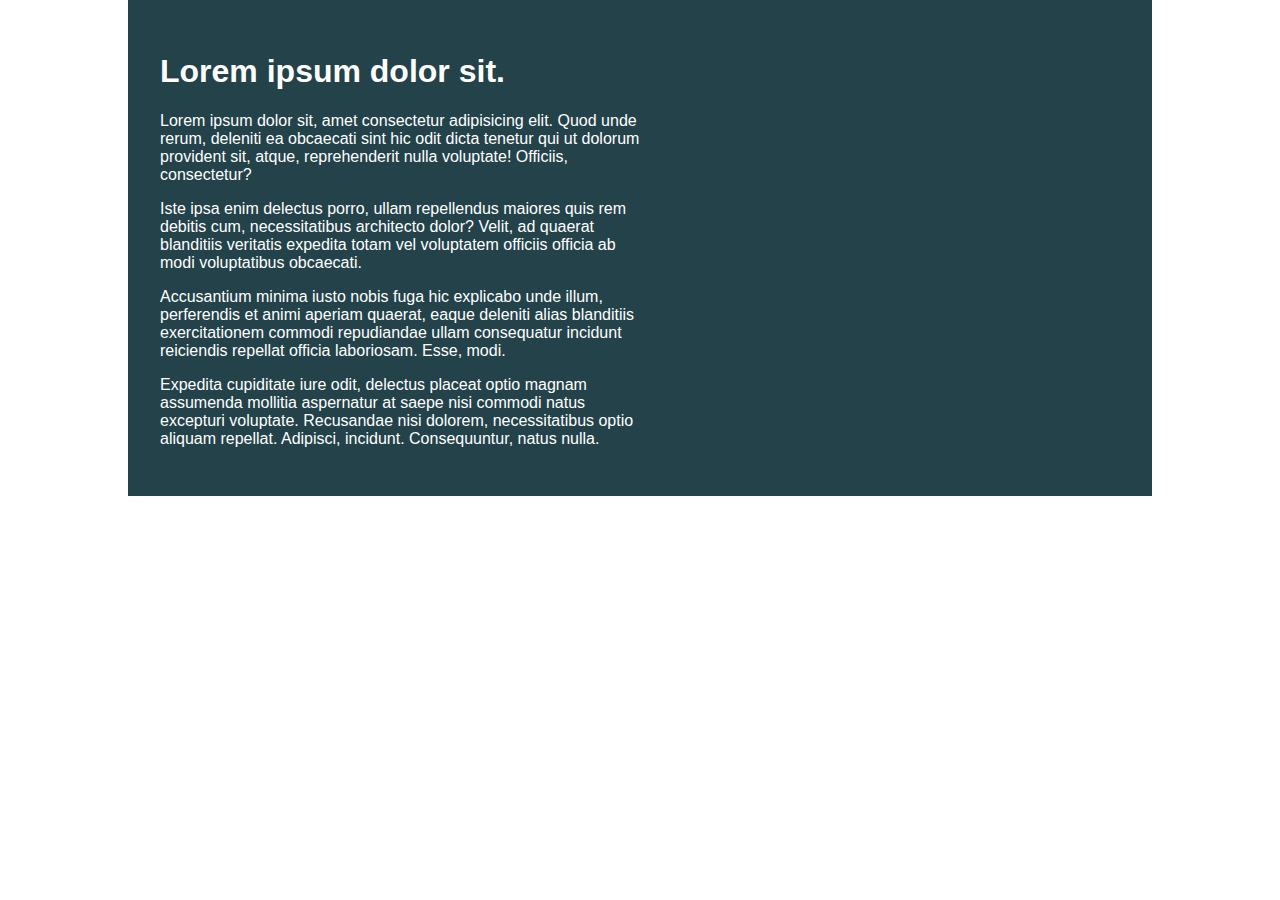
<file: challenge01/index.html>
<!DOCTYPE html>
<html lang="en">

<head>
    <meta charset="UTF-8">
    <meta name="viewport" content="width=device-width, initial-scale=1.0">
    <title>Day 01</title>

    <link rel="stylesheet" href="style.css">
</head>

<body>
    <div class="container">
        <div class="intro-content">
            <h1>Lorem ipsum dolor sit.</h1>
            <p>Lorem ipsum dolor sit, amet consectetur adipisicing elit. Quod unde rerum, deleniti ea obcaecati sint hic
                odit dicta tenetur qui ut dolorum provident sit, atque, reprehenderit nulla voluptate! Officiis,
                consectetur?</p>
            <p>Iste ipsa enim delectus porro, ullam repellendus maiores quis rem debitis cum, necessitatibus architecto
                dolor? Velit, ad quaerat blanditiis veritatis expedita totam vel voluptatem officiis officia ab modi
                voluptatibus obcaecati.</p>
            <p>Accusantium minima iusto nobis fuga hic explicabo unde illum, perferendis et animi aperiam quaerat, eaque
                deleniti alias blanditiis exercitationem commodi repudiandae ullam consequatur incidunt reiciendis
                repellat officia laboriosam. Esse, modi.</p>
            <p>Expedita cupiditate iure odit, delectus placeat optio magnam assumenda mollitia aspernatur at saepe nisi
                commodi natus excepturi voluptate. Recusandae nisi dolorem, necessitatibus optio aliquam repellat.
                Adipisci, incidunt. Consequuntur, natus nulla.</p>
        </div>
    </div>
</body>

</html>
</file>
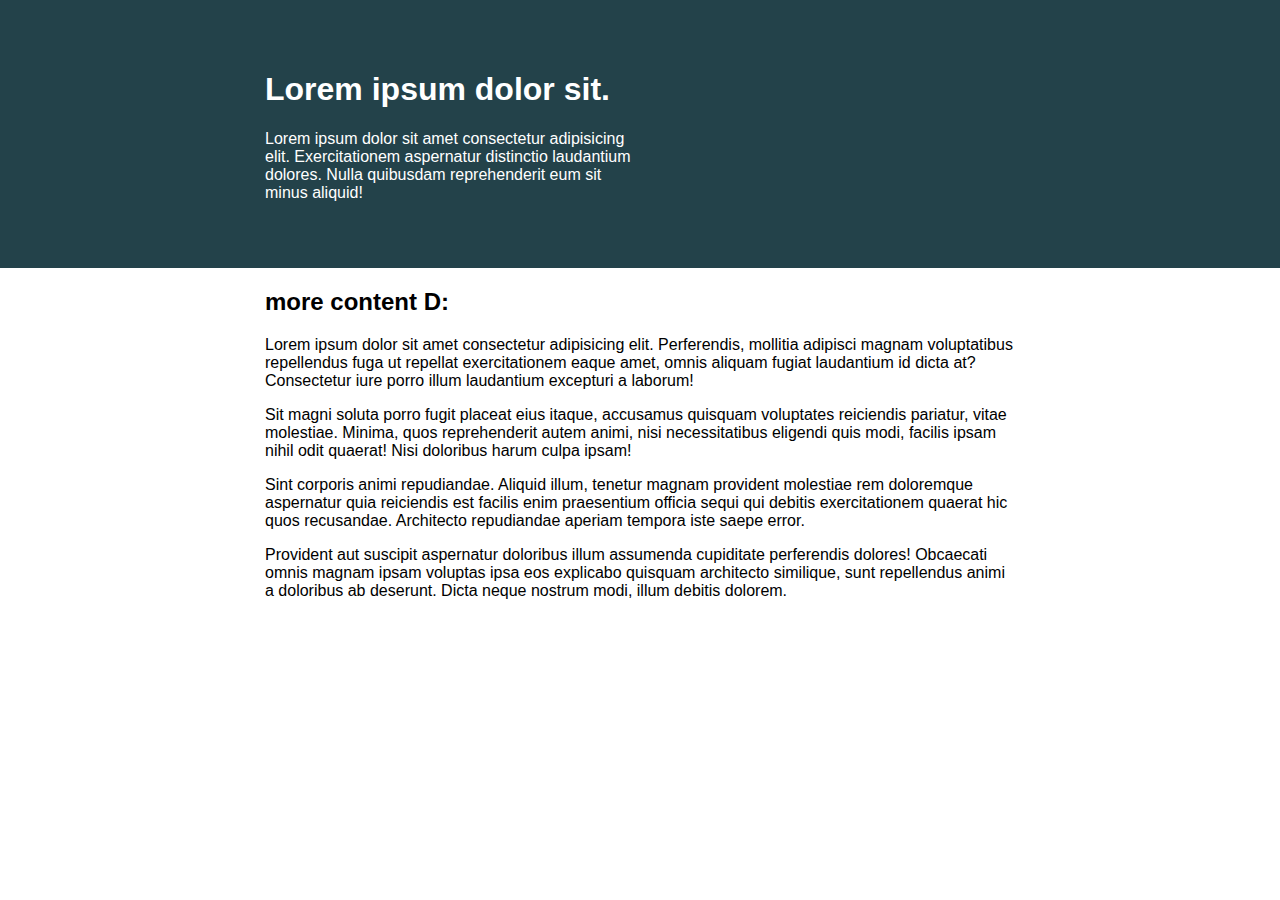
<file: challenge02/index.html>
<!DOCTYPE html>
<html lang="en">
<head> 
    <meta charset="UTF-8">
    <meta name="viewport" content="width=device-width, initial-scale=1.0">
    <title>Day 01</title>
 
    <link rel="stylesheet" href="style.css">
</head>
<body>
    <div class="intro">
    <div class="container">
        <div class="intro-content">
            <h1>Lorem ipsum dolor sit.</h1>
            <p>Lorem ipsum dolor sit amet consectetur adipisicing elit. Exercitationem aspernatur distinctio laudantium dolores. Nulla quibusdam reprehenderit eum sit minus aliquid!</p>
        </div>
    </div>
</div>

    <div class="more-content">
    <h2>more content D:</h2>
    <p>Lorem ipsum dolor sit amet consectetur adipisicing elit. Perferendis, mollitia adipisci magnam voluptatibus repellendus fuga ut repellat exercitationem eaque amet, omnis aliquam fugiat laudantium id dicta at? Consectetur iure porro illum laudantium excepturi a laborum!</p>
    <p>Sit magni soluta porro fugit placeat eius itaque, accusamus quisquam voluptates reiciendis pariatur, vitae molestiae. Minima, quos reprehenderit autem animi, nisi necessitatibus eligendi quis modi, facilis ipsam nihil odit quaerat! Nisi doloribus harum culpa ipsam!</p>
    <p>Sint corporis animi repudiandae. Aliquid illum, tenetur magnam provident molestiae rem doloremque aspernatur quia reiciendis est facilis enim praesentium officia sequi qui debitis exercitationem quaerat hic quos recusandae. Architecto repudiandae aperiam tempora iste saepe error.</p>
    <p>Provident aut suscipit aspernatur doloribus illum assumenda cupiditate perferendis dolores! Obcaecati omnis magnam ipsam voluptas ipsa eos explicabo quisquam architecto similique, sunt repellendus animi a doloribus ab deserunt. Dicta neque nostrum modi, illum debitis dolorem.</p>
    </div>

</body>
</html>
</file>
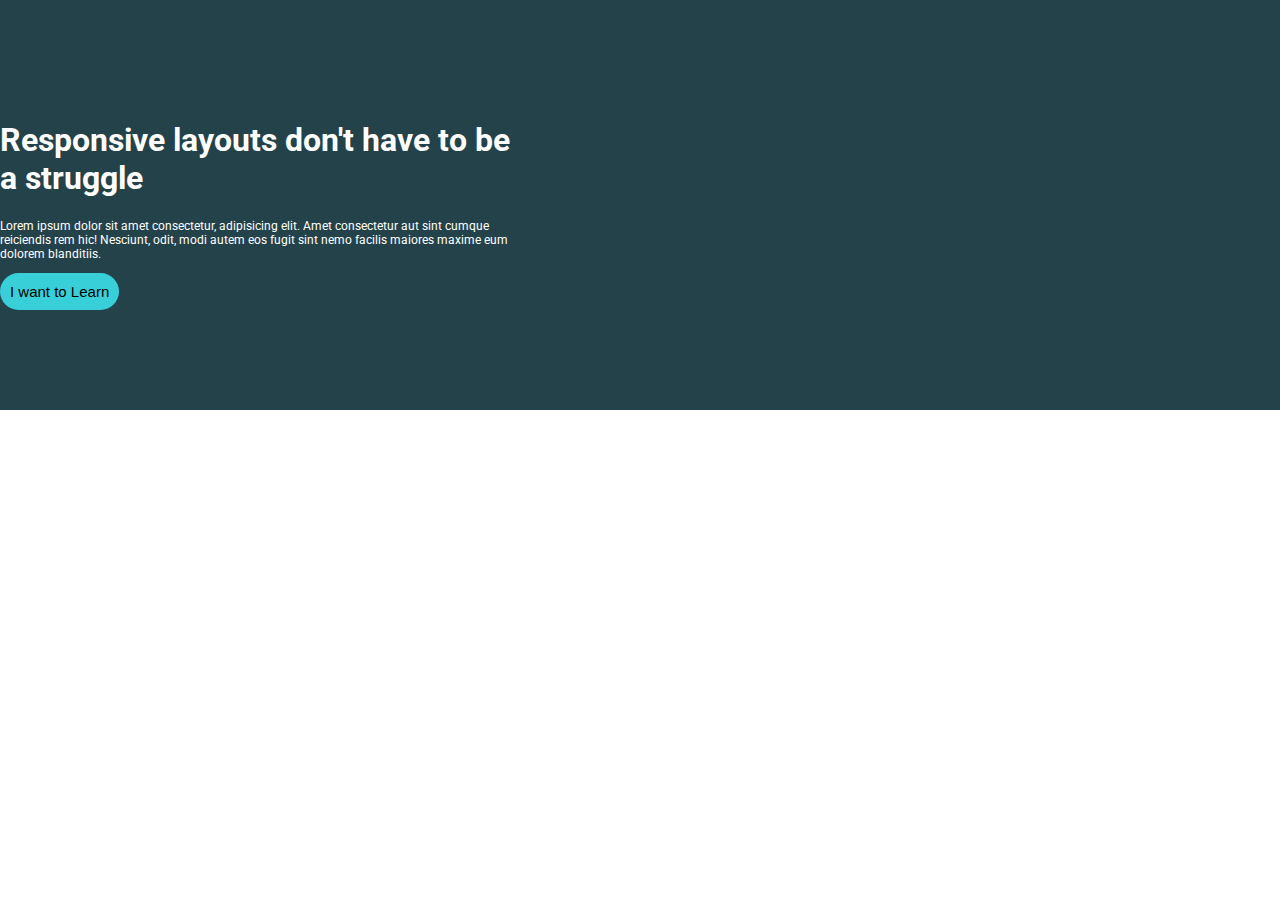
<file: challenge03/index.html>
<!DOCTYPE html>
<html lang="en">
<head>
    <meta charset="UTF-8">
    <meta http-equiv="X-UA-Compatible" content="IE=edge">
    <meta name="viewport" content="width=device-width, initial-scale=1.0">
    <title>Day 5</title>

    <link rel="stylesheet" href="style.css">
</head>
<body>
    <div class="container">
        <div class="container-content">
        <h1>Responsive layouts don't have to be a struggle</h1>
        <p>Lorem ipsum dolor sit amet consectetur, adipisicing elit. Amet consectetur aut sint cumque reiciendis 
            rem hic! Nesciunt, odit, modi autem eos fugit sint nemo facilis maiores maxime eum dolorem blanditiis.</p>
        <div class="button"> 
        <button><a>I want to Learn</a></button>
        </div> 
    </div>
    </div>
</body>
</html>
</file>
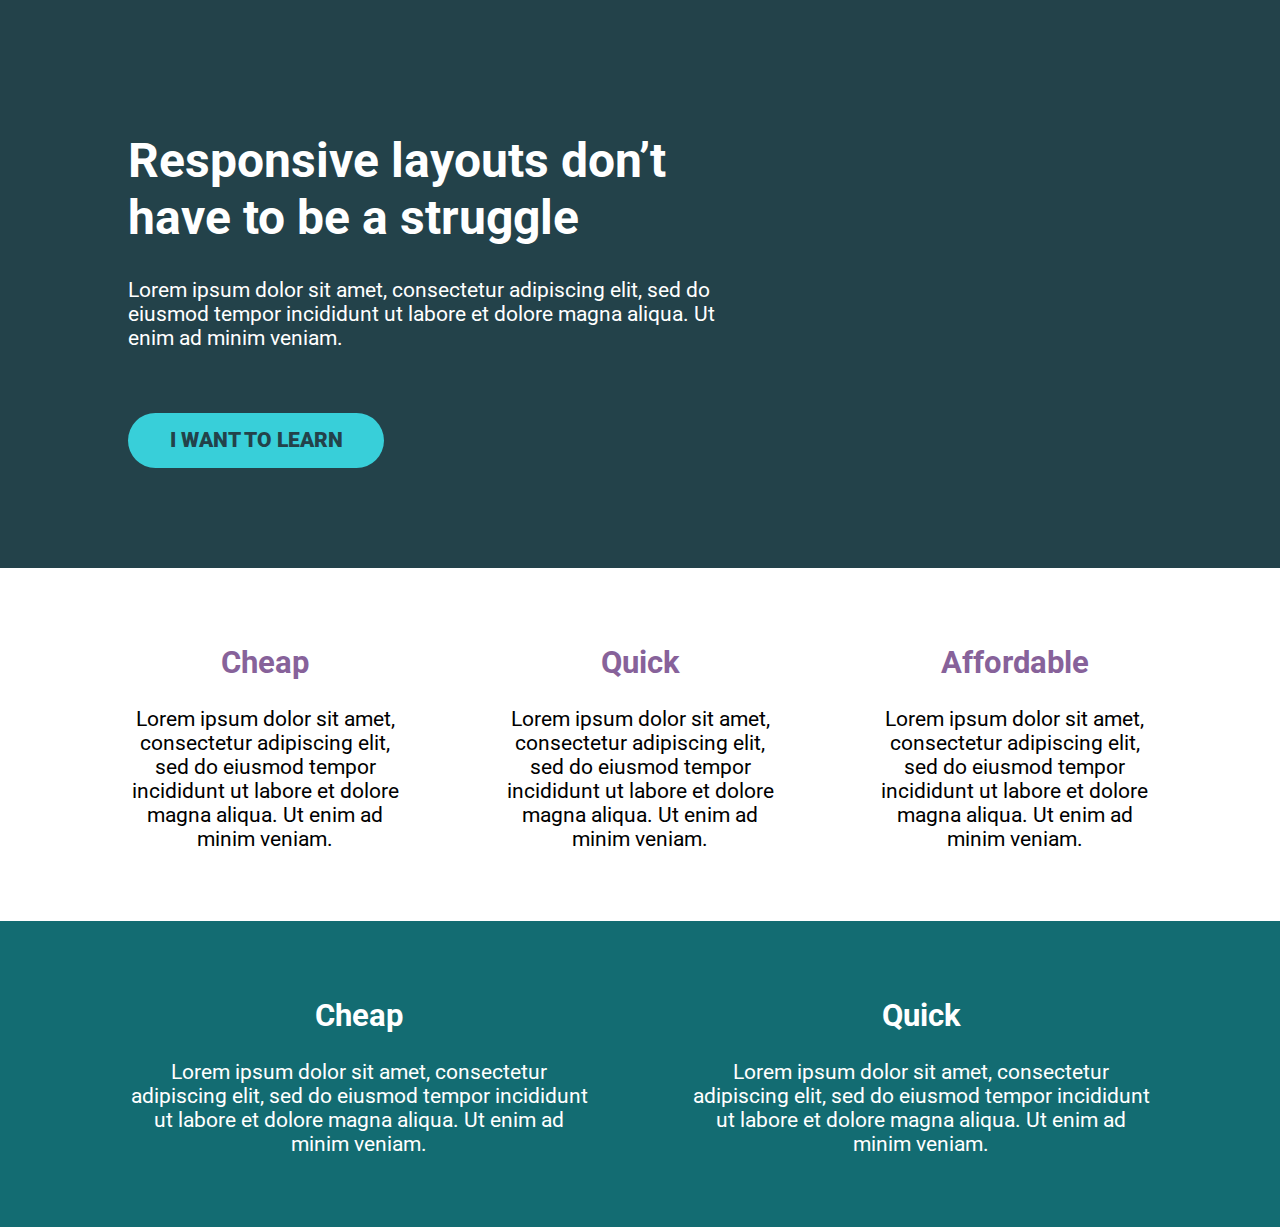
<file: challenge04/index.html>
<!DOCTYPE html>
<html lang="en">
<head>
    <meta charset="UTF-8">
    <meta name="viewport" content="width=device-width, initial-scale=1.0">
    <title>Challenge time!</title>
    <link href="https://fonts.googleapis.com/css2?family=Roboto:wght@400;900&display=swap" rel="stylesheet"> 
    <link rel="stylesheet" href="style.css">
</head>
<body>
    <div class="hero">
        <div class="container">
            <div class="hero__text">
                <h1>Responsive layouts don’t have to be a struggle</h1>
                <p>Lorem ipsum dolor sit amet, consectetur adipiscing elit, sed do eiusmod tempor incididunt ut labore et dolore magna aliqua. Ut enim ad minim veniam.</p>
                <a href="#" class="btn">I want to learn</a>
            </div>
        </div>
    </div>
    <div class="hero-2">
    <div class="container">
        <div class="row">
            <div class="col">
                <div class="col-title">
                <h2>Cheap</h2>
                </div>
                <p>Lorem ipsum dolor sit amet, consectetur adipiscing elit, sed do eiusmod tempor incididunt ut labore et dolore magna aliqua. Ut enim ad minim veniam.</p>
            </div>
            <div class="col">
                <div class="col-title">
                <h2>Quick</h2>
                </div>
                <p>Lorem ipsum dolor sit amet, consectetur adipiscing elit, sed do eiusmod tempor incididunt ut labore et dolore magna aliqua. Ut enim ad minim veniam.</p>
            </div>
            <div class="col">
                <div class="col-title">
                <h2>Affordable</h2>
                </div>
                <p>Lorem ipsum dolor sit amet, consectetur adipiscing elit, sed do eiusmod tempor incididunt ut labore et dolore magna aliqua. Ut enim ad minim veniam.</p>
            </div>
        </div>
    </div>
</div>
    <div class="hero-3">
    <div class="new-container">
        <div class="new-row">
            <div class="col">
                <h2>Cheap</h2>
                <p>Lorem ipsum dolor sit amet, consectetur adipiscing elit, sed do eiusmod tempor incididunt ut labore et dolore magna aliqua. Ut enim ad minim veniam.</p>
            </div>
            <div class="col">
                <h2>Quick</h2>
                <p>Lorem ipsum dolor sit amet, consectetur adipiscing elit, sed do eiusmod tempor incididunt ut labore et dolore magna aliqua. Ut enim ad minim veniam.</p>
            </div>
        </div>
    </div>
</div>

</body>
</html>
</file>
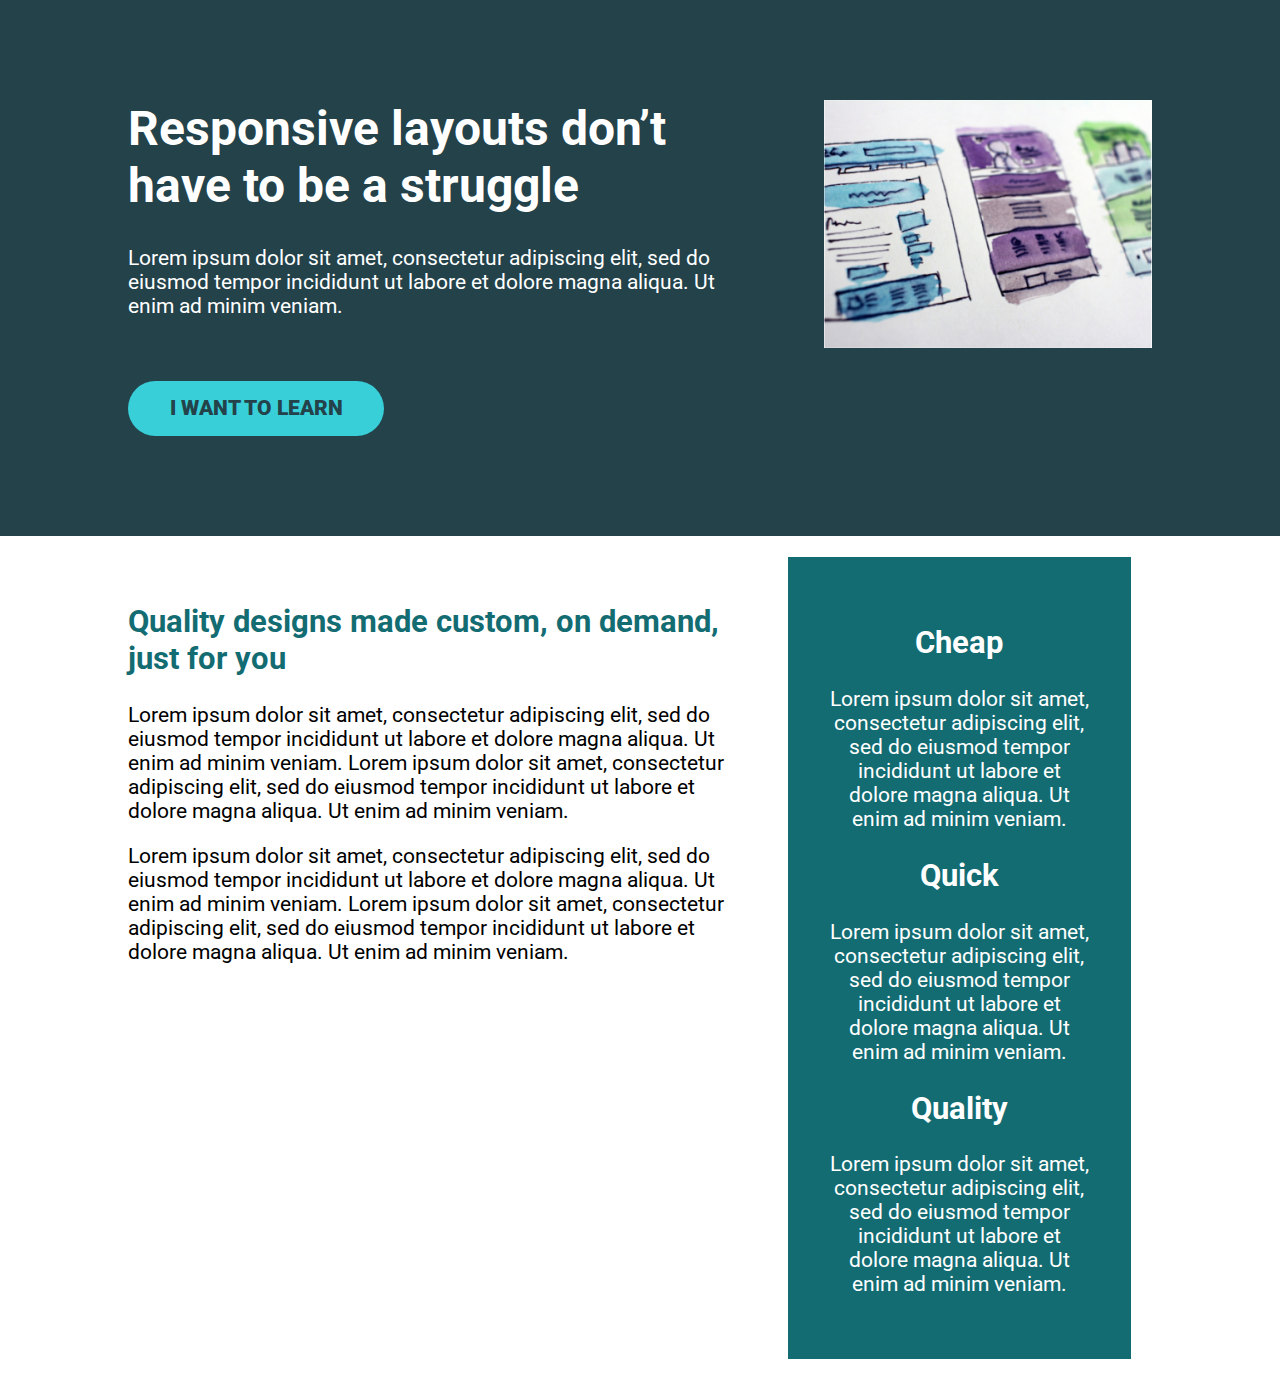
<file: challenge05/index.html>
<!DOCTYPE html>
<html lang="en">
<head>
    <meta charset="UTF-8">
    <meta name="viewport" content="width=device-width, initial-scale=1.0">
    <title>Conquering Rsponsive Layouts</title>
    <link href="https://fonts.googleapis.com/css2?family=Roboto:wght@400;900&display=swap" rel="stylesheet"> 
    <link rel="stylesheet" href="style.css">
</head>
<body>
    <div class="hero">
        <div class="container row">
            <div class="hero__text">
                <h1>Responsive layouts don’t have to be a struggle</h1>
                <p>Lorem ipsum dolor sit amet, consectetur adipiscing elit, sed do eiusmod tempor incididunt ut labore et dolore magna aliqua. Ut enim ad minim veniam.</p>
                <a href="#" class="btn">I want to learn</a>
            </div>
            <div class="hero__img">
                <img src="img/hero-img.jpg" alt="sketches">
            </div>
        </div>
    </div>
    <div class="container">
        <div class="row">
            <div class="col col-1">
                <h2>Quality designs made custom, on demand, just for you</h2>
                <p>Lorem ipsum dolor sit amet, consectetur adipiscing elit, sed do eiusmod tempor incididunt ut labore et 
                    dolore magna aliqua. Ut enim ad minim veniam. Lorem ipsum dolor sit amet, consectetur adipiscing 
                    elit, sed do eiusmod tempor incididunt ut labore et dolore magna aliqua. Ut enim ad minim veniam.</p>
                <p>Lorem ipsum dolor sit amet, consectetur adipiscing elit, sed do eiusmod tempor incididunt ut labore et 
                    dolore magna aliqua. Ut enim ad minim veniam. Lorem ipsum dolor sit amet, consectetur adipiscing 
                    elit, sed do eiusmod tempor incididunt ut labore et dolore magna aliqua. Ut enim ad minim veniam.</p>
            </div>
            <div class="col col-2">
                    <h2>Cheap</h2>
                    <p>Lorem ipsum dolor sit amet, consectetur adipiscing elit, sed do eiusmod tempor incididunt ut 
                        labore et dolore magna aliqua. Ut enim ad minim veniam.</p>
                    <h2>Quick</h2>
                    <p>Lorem ipsum dolor sit amet, consectetur adipiscing elit, sed do eiusmod tempor incididunt ut 
                        labore et dolore magna aliqua. Ut enim ad minim veniam.</p>
                <h2>Quality</h2>
                <p>Lorem ipsum dolor sit amet, consectetur adipiscing elit, sed do eiusmod tempor incididunt ut 
                    labore et dolore magna aliqua. Ut enim ad minim veniam.</p>
            </div>
        </div>
    </div>

    

</body>
</html>
</file>
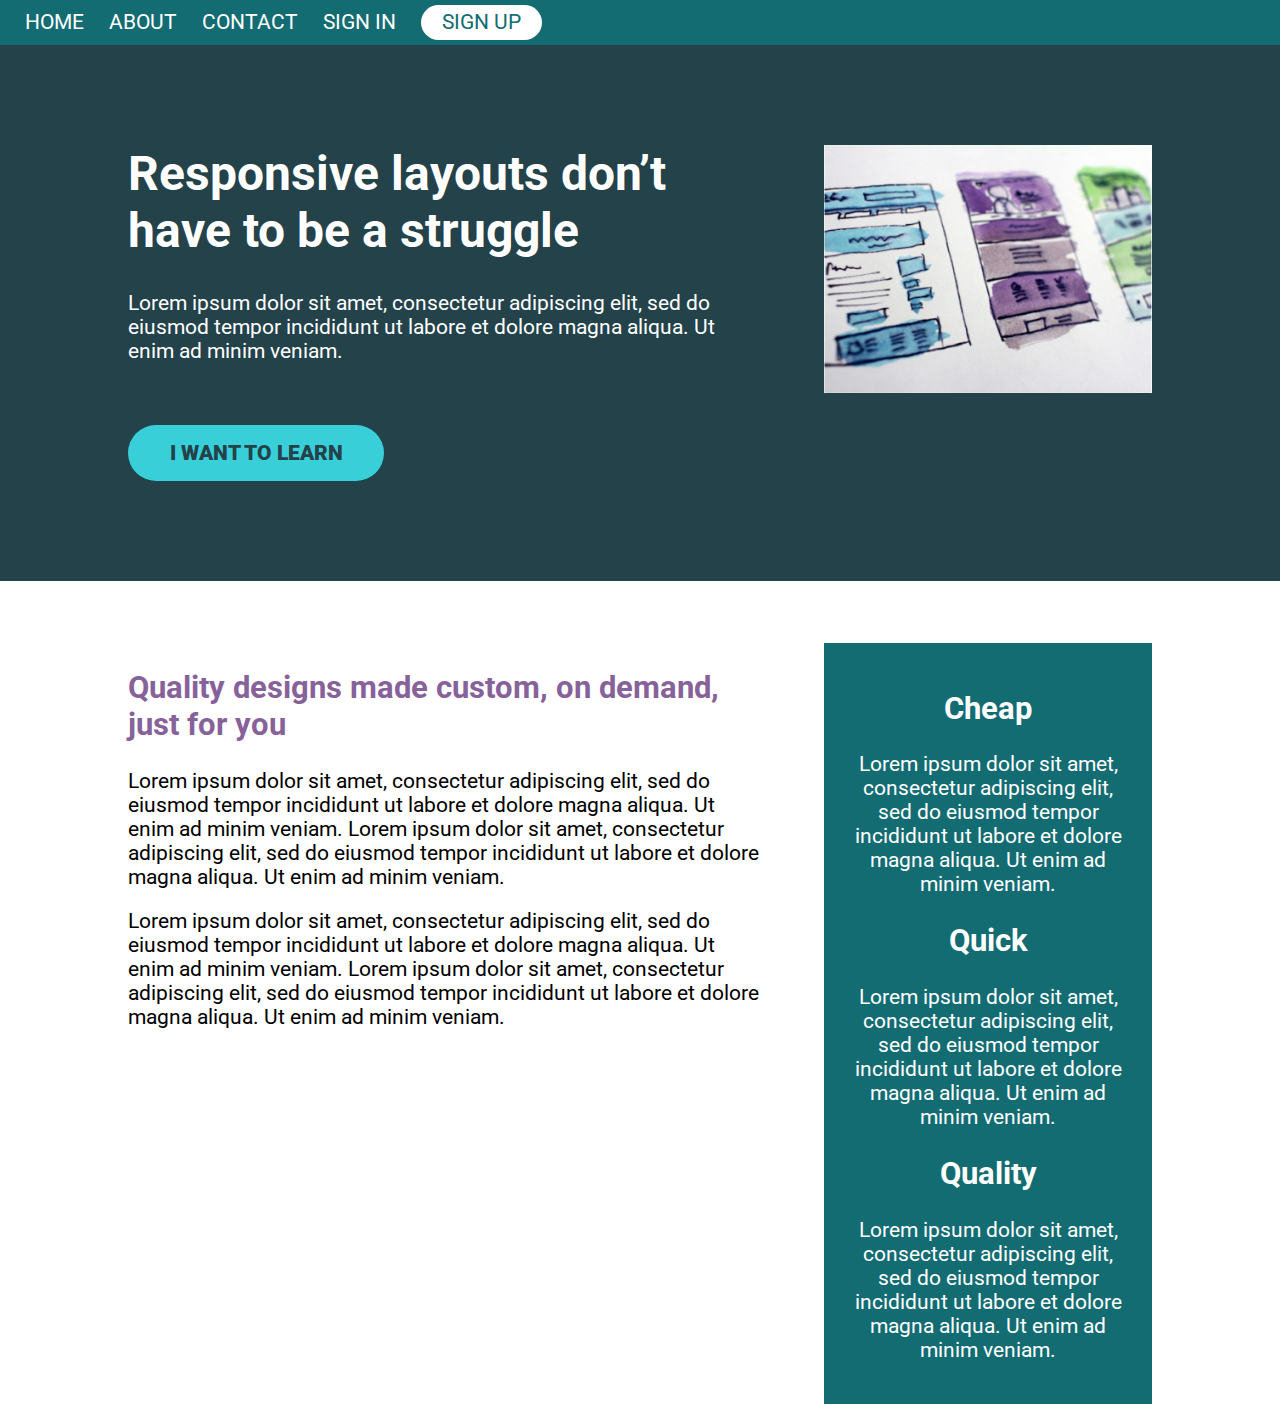
<file: challenge06/index.html>
<!DOCTYPE html>
<html lang="en">
<head>
    <meta charset="UTF-8">
    <meta name="viewport" content="width=device-width, initial-scale=1.0">
    <title>Conquering Responsive Layouts</title>
    <link href="https://fonts.googleapis.com/css2?family=Roboto:wght@400;900&display=swap" rel="stylesheet"> 
    <link rel="stylesheet" href="style.css">
</head>
<body>
    <header>
        <nav>
            <ul class="nav__list">
                <li class="nav__item"><a href="#" class="nav__link">Home</a></li>
                <li class="nav__item"><a href="#" class="nav__link">About</a></li>
                <li class="nav__item"><a href="#" class="nav__link">Contact</a></li>
                <li class="nav__item"><a href="#" class="nav__link">Sign In</a></li>
                <li class="nav__item"><a href="#" class="nav__link nav__link--button">Sign up</a></li>
            </ul>
        </nav>
    </header>

    <section class="hero">
        <div class="container row">
            <div class="hero__text">
                <h1>Responsive layouts don’t have to be a struggle</h1>
                <p>Lorem ipsum dolor sit amet, consectetur adipiscing elit, sed do eiusmod tempor incididunt ut labore et dolore magna aliqua. Ut enim ad minim veniam.</p>
                <a href="#" class="btn">I want to learn</a>
            </div>
            <img src="img/hero-img.jpg" alt="UX design sketches" class="hero__img">
        </div>
    </section> 

    <main class="main container row">
            <section class="primary-content">
                <h2 class="section-title">Quality designs made custom, on demand, just for you</h2>
                <p>Lorem ipsum dolor sit amet, consectetur adipiscing elit, sed do eiusmod tempor incididunt ut labore et dolore magna aliqua. Ut enim ad minim veniam. Lorem ipsum dolor sit amet, consectetur adipiscing elit, sed do eiusmod tempor incididunt ut labore et dolore magna aliqua. Ut enim ad minim veniam.</p>
                <p>Lorem ipsum dolor sit amet, consectetur adipiscing elit, sed do eiusmod tempor incididunt ut labore et dolore magna aliqua. Ut enim ad minim veniam. Lorem ipsum dolor sit amet, consectetur adipiscing elit, sed do eiusmod tempor incididunt ut labore et dolore magna aliqua. Ut enim ad minim veniam.</p>
            </section>
            <aside class="sidebar">
                <h2 class="sidebar-title">Cheap</h2>
                <p>Lorem ipsum dolor sit amet, consectetur adipiscing elit, sed do eiusmod tempor incididunt ut labore et dolore magna aliqua. Ut enim ad minim veniam.</p>

                <h2 class="sidebar-title">Quick</h2>
                <p>Lorem ipsum dolor sit amet, consectetur adipiscing elit, sed do eiusmod tempor incididunt ut labore et dolore magna aliqua. Ut enim ad minim veniam.</p>

                <h2 class="sidebar-title">Quality</h2>
                <p>Lorem ipsum dolor sit amet, consectetur adipiscing elit, sed do eiusmod tempor incididunt ut labore et dolore magna aliqua. Ut enim ad minim veniam.</p>
            </aside>
    </main>

    

</body>
</html>
</file>
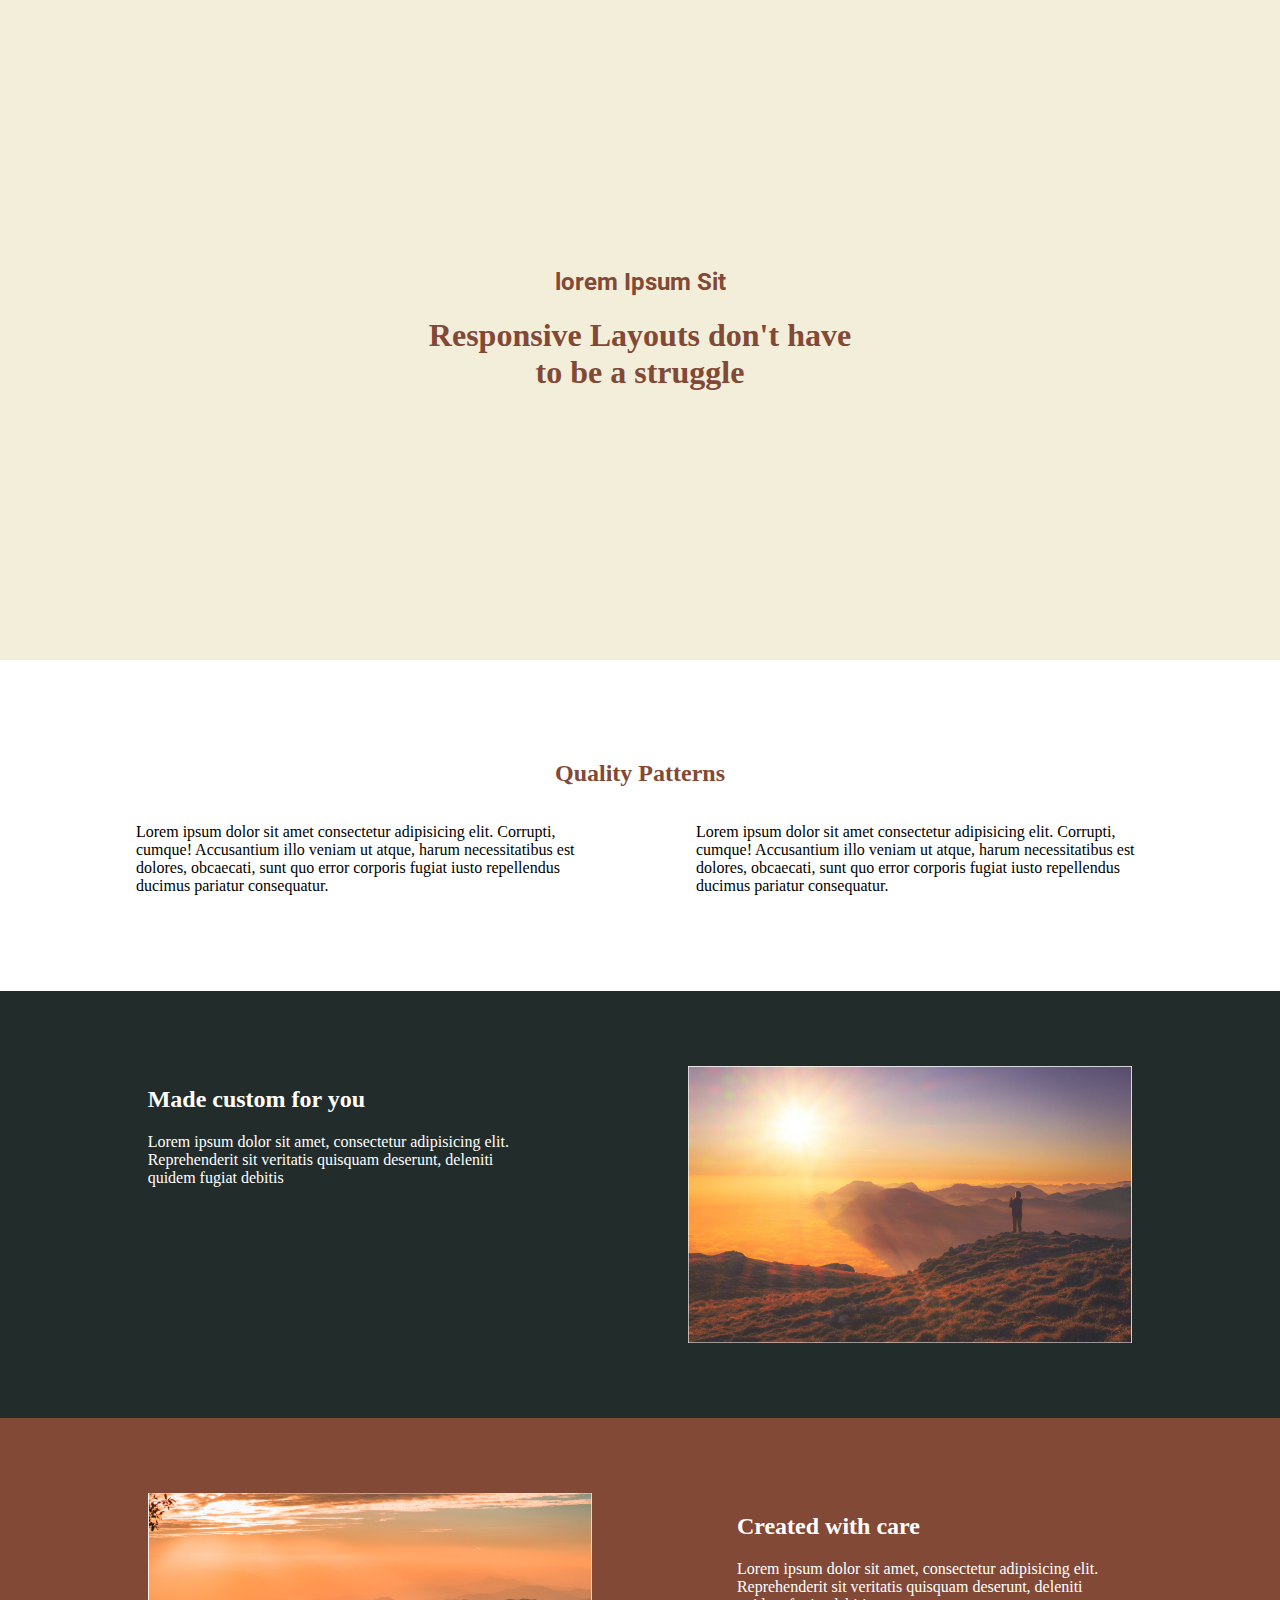
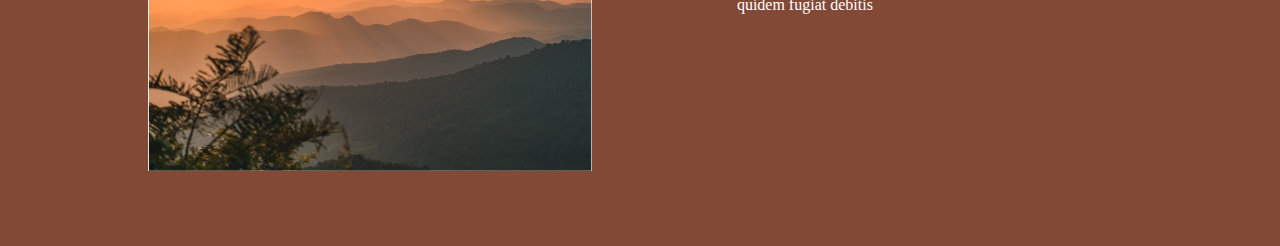
<file: challenge07/index.html>
<!DOCTYPE html>
<html lang="en">
  <head>
    <meta charset="UTF-8" />
    <meta http-equiv="X-UA-Compatible" content="IE=edge" />
    <meta name="viewport" content="width=device-width, initial-scale=1.0" />
    <title>Document</title>
    <link
      href="https://fonts.googleapis.com/css2?family=Roboto:wght@400;900&display=swap"
      rel="stylesheet"
    />
    <link rel="stylesheet" href="style.css" />
  </head>
  <body>
    <div class="title-container">
      <div class="title">
        <div class="subtitle">
          <h2>lorem Ipsum Sit</h2>
        </div>
        <h1>Responsive Layouts don't have to be a struggle</h1>
      </div>
    </div>
    <div class="text-container">
        <h2>Quality Patterns</h2>
        <div class="text-content">
        <p>
            Lorem ipsum dolor sit amet consectetur adipisicing elit. Corrupti, cumque! 
            Accusantium illo veniam ut atque, harum necessitatibus est dolores, 
            obcaecati, sunt quo error corporis fugiat iusto repellendus ducimus pariatur consequatur.
        </p>
        <p>
            Lorem ipsum dolor sit amet consectetur adipisicing elit. Corrupti, cumque! 
            Accusantium illo veniam ut atque, harum necessitatibus est dolores, 
            obcaecati, sunt quo error corporis fugiat iusto repellendus ducimus pariatur consequatur.
        </p>
        </div>
    </div>
    <div class="container-1">
        <div class="text-portion">
        <h2>Made custom for you</h2>
        <p>Lorem ipsum dolor sit amet, consectetur adipisicing elit. Reprehenderit sit veritatis quisquam 
            deserunt, deleniti quidem fugiat debitis</p>
            </div>
        <img src="image-01.jpg" alt="landscape"></div>
    </div>
    <div class="container-2">
        <img src="image-02.jpg" alt="landscape">
        <div class="text-portion">
        <h2>Created with care</h2>
        <p>Lorem ipsum dolor sit amet, consectetur adipisicing elit. Reprehenderit sit veritatis quisquam 
            deserunt, deleniti quidem fugiat debitis</p>
        </div>
  </body>
</html>
</file>
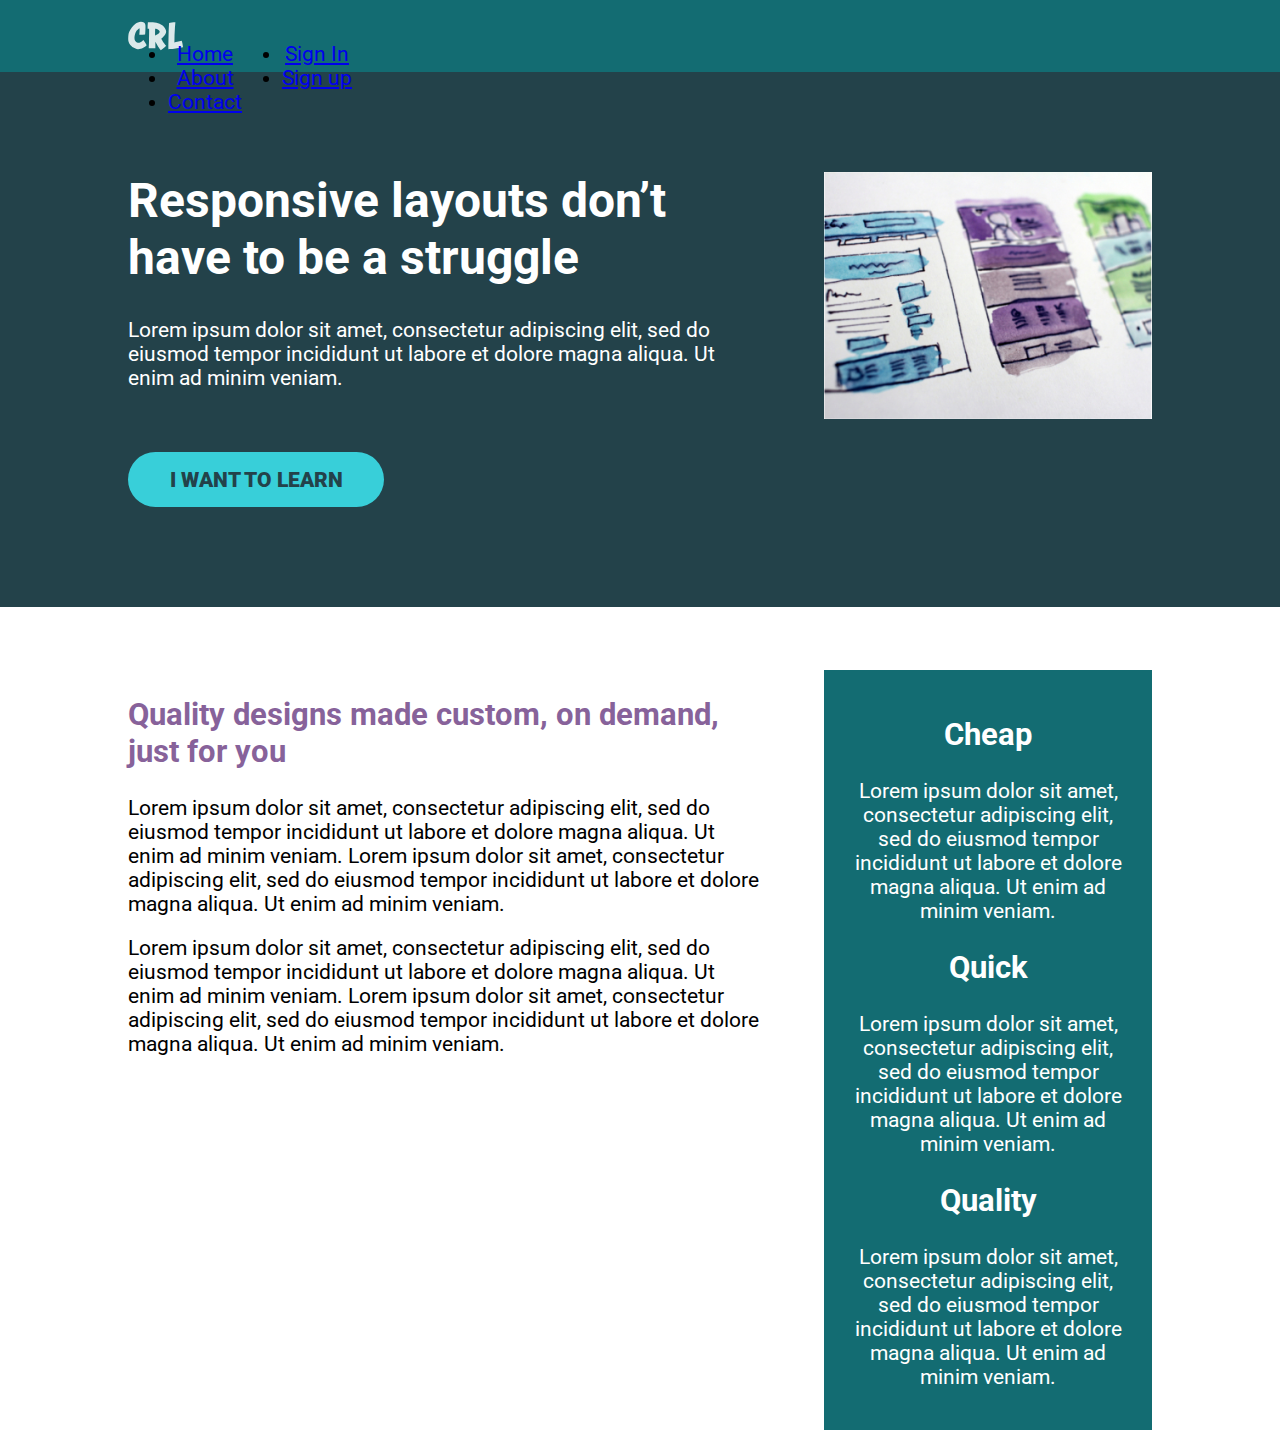
<file: nav-challenge/index.html>
<!DOCTYPE html>
<html lang="en">
<head>
    <meta charset="UTF-8">
    <meta name="viewport" content="width=device-width, initial-scale=1.0">
    <title>Conquering Responsive Layouts</title>
    <link href="https://fonts.googleapis.com/css2?family=Roboto:wght@400;900&display=swap" rel="stylesheet"> 
    <link rel="stylesheet" href="style.css">
</head>
<body>
    <header> 
        <div class="container row">
            <button class="nav-toggle" aria-label="open navigation">
                <span class="hamburger"></span>
            </button>
            <a class="logo" href="#">
                <img src="img/logo.svg" alt="conquering responsive layouts">
            </a>
            <nav class="nav">
                <ul class="nav__list nav__list--primary">
                    <li class="nav__item"><a href="#" class="nav__link">Home</a></li>
                    <li class="nav__item"><a href="#" class="nav__link">About</a></li>
                    <li class="nav__item"><a href="#" class="nav__link">Contact</a></li>
                </ul>
                <ul class="nav__list nav__list--secondary">
                    <li class="nav__item"><a href="#" class="nav__link">Sign In</a></li>
                    <li class="nav__item"><a href="#" class="nav__link nav__link--button">Sign up</a></li>
                </ul>
            </nav>
        </div>
    </header>
    
    <section class="hero">
        <div class="container row">
            <div class="hero__text">
                <h1>Responsive layouts don’t have to be a struggle</h1>
                <p>Lorem ipsum dolor sit amet, consectetur adipiscing elit, sed do eiusmod tempor incididunt ut labore et dolore magna aliqua. Ut enim ad minim veniam.</p>
                <a href="#" class="btn">I want to learn</a>
            </div>
            <img src="img/hero-img.jpg" alt="UX design sketches" class="hero__img">
        </div>
    </section> 

    <main class="main container row">
            <section class="primary-content">
                <h2 class="section-title">Quality designs made custom, on demand, just for you</h2>
                <p>Lorem ipsum dolor sit amet, consectetur adipiscing elit, sed do eiusmod tempor incididunt ut labore et dolore magna aliqua. Ut enim ad minim veniam. Lorem ipsum dolor sit amet, consectetur adipiscing elit, sed do eiusmod tempor incididunt ut labore et dolore magna aliqua. Ut enim ad minim veniam.</p>
                <p>Lorem ipsum dolor sit amet, consectetur adipiscing elit, sed do eiusmod tempor incididunt ut labore et dolore magna aliqua. Ut enim ad minim veniam. Lorem ipsum dolor sit amet, consectetur adipiscing elit, sed do eiusmod tempor incididunt ut labore et dolore magna aliqua. Ut enim ad minim veniam.</p>
            </section>
            <aside class="sidebar">
                <h2 class="sidebar-title">Cheap</h2>
                <p>Lorem ipsum dolor sit amet, consectetur adipiscing elit, sed do eiusmod tempor incididunt ut labore et dolore magna aliqua. Ut enim ad minim veniam.</p>

                <h2 class="sidebar-title">Quick</h2>
                <p>Lorem ipsum dolor sit amet, consectetur adipiscing elit, sed do eiusmod tempor incididunt ut labore et dolore magna aliqua. Ut enim ad minim veniam.</p>

                <h2 class="sidebar-title">Quality</h2>
                <p>Lorem ipsum dolor sit amet, consectetur adipiscing elit, sed do eiusmod tempor incididunt ut labore et dolore magna aliqua. Ut enim ad minim veniam.</p>
            </aside>
    </main>

    <script src="main.js"></script>

</body>
</html>
</file>
<file: challenge01/style.css>
/* INSTRUCTIONS
 *
 * 1) Limit the total width of
 *    the .intro-conent to about half
 *    of it's parent
 *
 * 2) Stop the text from overflowing
 *    out the bottom at small screen
 *    widths
 *
 * You may modify the HTML if needed
 *
 */

* {
  box-sizing: border-box;
}

body {
  margin: 0;
  font-family: sans-serif;
}

.container {
  background: #23424a;
  color: white;

  width: 80%;
  margin: 0 auto;

  padding: 2em;
}

.intro-content {
  width: 50%
}
</file>
<file: challenge02/style.css>
/* INSTRUCTIONS
 *
 * 1) Keep the text inside .intro-content
 *    in the same place, but have the background
 *    extend from one side of the viewport
 *    to the other, no matter how wide or narrow
 *    the browser is.
 *
 * 2) Limit the maximum width of the text in the
 *    bottom area.
 *
 * You may modify the HTML if needed
 * (you probably should for this challenge)
 *
 */

* {
  box-sizing: border-box;
}

body {
  margin: 0;
  font-family: sans-serif;
}

.intro {
  background: #23424a;
  color: white;
  padding: 50px 0;
}

.container {
  width: 80%;
  max-width: 750px;
  margin: 0 auto;
}

.intro-content {
  width: 50%;
}

.more-content {
  margin: 0 auto;
  width: 80%;
  max-width: 750px;
}
</file>
<file: challenge03/style.css>
@import url('https://fonts.googleapis.com/css2?family=Outfit:wght@400;700&family=Roboto:wght@500&display=swap');

* {
    box-sizing: border-box;
}

body {
    margin: 0;
    font-family: 'Roboto';
}

.container {
    color: white;
    background-color: #23424A;
    padding: 100px 0;
}

.container-content {
    width: 40%;
}

.container-content > p {
    font-size: 12px;
}

button {
    background-color: #38CFD9;
    padding: 10px;
    border: none;
    font-size: 15px;
    border-radius: 25px;
    outline: none;
}
</file>
<file: challenge04/style.css>
/* 
////// For this challenge ///////

- You will have to modify the HTML

- You can add new classes in the HTML
  if you need to

// Requirements
1. The headings in the first row must be
   a different color
2. The two .col at the bottom must go next
   to one another
3. The section at the bottom should have
   a dark background color and a different
   color of text
4. I've removed the "gap" that I created,
   so you'll have to add it back in

   */

*, *::before, *::after {
    box-sizing: border-box;
}

body {
    margin: 0;
    font-family: 'Roboto', sans-serif;
    font-size: 1.3rem;
}

h1 {
    font-size: 3rem;
}

.container {
    width: 80%;
    max-width: 1100px;
    margin: 0 auto;
}

.new-container {
    width: 80%;
    max-width: 1100px;
    margin: 0 auto;
    color: #FFF;
    background-color: #136C72;
}

.row {
    display: flex;
    text-align: center;
    gap: 100px;
    
}

.new-row {
    display: flex;
    text-align: center;
    gap: 100px;
}

.col {
    /* these are now flex items */
    width: 100%;
}

.hero {
    padding: 100px 0;
    background-color: #23424A;
    color: #FFF;
}

.hero-2 {
    padding: 50px 0;

}

.hero-3 {
    padding: 50px 0;
    color: #FFF;
    background-color: #136C72;
}

.col-title {
    color: #87629A
}

.hero__text {
    width: 60%;
}

.hero p {
    margin-bottom: 3em;
}

.btn {
    display: inline-block;
    text-decoration: none;
    text-transform: uppercase; 
    color: #23424A;
    font-weight: 900;
    background-color: #38CFD9;
    padding: .75em 2em;
    border-radius: 100px;
}

.btn:hover,
.btn:focus {
    opacity: .75; 
}
</file>
<file: challenge05/style.css>
/* 
////// For this challenge ///////

- All text is in the text.md file

// Requirements
1. Refer to the design specs for the
   overall layout 
2. The image should line up with
   the sidebar in the section
   below

*/

*, *::before, *::after {
    box-sizing: border-box;
}

body {
    margin: 0;
    font-family: 'Roboto', sans-serif;
    font-size: 1.3rem;
}

img {
    max-width: 100%;
}

h1 {
    font-size: 3rem;
    margin-top: 0;
}

.container {
    width: 80%;
    max-width: 1100px;
    margin: 0 auto;
}

.row {
    /* display: flex => flex container */
    display: flex;
    justify-content: space-between;
    
    /* can't use yet */
    /* gap: 100px; */
}

.col {
    /* these are now flex items */
    width: 100%;
}

.col-1 {
    width: 65%;
    margin-top: 2em;
}

.col-1 > h2 {
    color: #136C72;
}

.col-2 {
    width: 35%;
    text-align: center;
    background-color: #136C72;
    color: #FFF;
    margin: 1em;
    padding: 2em;
}

.col + .col {
    margin-left: 30px;
}

.hero {
    padding: 100px 0;
    background-color: #23424A;
    color: #FFF;
}

.hero__text { 
    width: 62%;
}

.hero__img {
    width: 32%;
    align-self: flex-start;
}

.hero p {
    margin-bottom: 3em;
}

.btn {
    display: inline-block;
    text-decoration: none;
    text-transform: uppercase; 
    color: #23424A;
    font-weight: 900;
    background-color: #38CFD9;
    padding: .75em 2em;
    border-radius: 100px;
}

.btn:hover,
.btn:focus {
    opacity: .75; 
}
</file>
<file: challenge06/style.css>
/* 
////// For this challenge ///////

- All text is in the text.md file

// Requirements
   1. Get all the navigation items next to one another
   2. Add a space between all the items
*/

*, *::before, *::after {
    box-sizing: border-box;
}

body {
    margin: 0;
    font-family: 'Roboto', sans-serif;
    font-size: 1.3rem;
}

img {
    max-width: 100%;
}

h1 {
    font-size: 3rem;
    margin-top: 0;
}

.section-title {
    color: #87629A;
}

.btn {
    display: inline-block;
    text-decoration: none;
    text-transform: uppercase; 
    color: #23424A;
    font-weight: 900;
    background-color: #38CFD9;
    padding: .75em 2em;
    border-radius: 100px;
}

.btn:hover,
.btn:focus {
    opacity: .75; 
}

.container {
    width: 80%;
    max-width: 1100px;
    margin: 0 auto;
}

.row {
    display: flex;
    justify-content: space-between;
}

.col {
    /* these are now flex items */
    width: 100%;
}

.col + .col {
    margin-left: 30px;
}


header {
    background: #136c72;
    padding: .5em 0;
}

.nav__list {
    display: flex;
    gap: 25px;
    margin: 0 0 0 25px;
    padding: 0;
    list-style: none;
}

.nav__link {
    color: #fff;
    text-decoration: none;
    text-transform: uppercase;;
}

.nav__link--button {
    background: #fff;
    color: #136c72;
    padding: .25em 1em;
    border-radius: 10em;
}

.nav__link:hover {
    opacity: .75;
}


.hero {
    padding: 100px 0;
    background-color: #23424A;
    color: #FFF;
}

.hero__text { 
    width: 62%;
}

.hero__img {
    width: 32%;
    align-self: flex-start;
}

.hero p {
    margin-bottom: 3em;
}

.main {
    margin-top: 3em;
}

.primary-content {
    width: 62%;
}

.sidebar {
    width: 32%;
    padding: 1em;
    text-align: center;
    color: #fff;
    background-color: #136c72;
}
</file>
<file: challenge07/style.css>
body {
  margin: 0;
}

.title-container {
  display: flex;
  flex-direction: column;
  justify-content: center;
  align-items: center;
  color: #824936;
  background-color: #f3eed9;
  min-height: 660px;
}

.title {
  width: 35%;
  text-align: center;
}

.subtitle {
  font-family: "Roboto";
}

.text-container {
  padding: 80px;
}

.text-container > h2 {
  text-align: center;
  color: #824936;
}

.text-content {
  display: flex;
  justify-content: space-around;
}

.text-content > p {
  width: 40%;
}

.container-1 {
  display: flex;
  justify-content: space-around;
  background-color: #222c2a;
  padding: 75px;
}

.text-portion {
  width: 35%;
  color: white;
}

.container-2 {
  display: flex;
  justify-content: space-around;
  background-color: #824936;
  padding: 75px;
}
</file>
<file: nav-challenge/style.css>
/* Challenge

   Make the navigation layout work
   on both mobile and large screens.

   Mobile-first, so mobile styles first,
   then add the large screen styles
   inside the existing media query

*/

*,
*::before,
*::after {
  box-sizing: border-box;
}

body {
  margin: 0;
  font-family: "Roboto", sans-serif;
  font-size: 1.3rem;
}

img {
  max-width: 100%;
}

h1 {
  font-size: 3rem;
  margin-top: 0;
}

.section-title {
  color: #87629a;
}

.btn {
  display: inline-block;
  text-decoration: none;
  text-transform: uppercase;
  color: #23424a;
  font-weight: 900;
  background-color: #38cfd9;
  padding: 0.75em 2em;
  border-radius: 100px;
}

.btn:hover,
.btn:focus {
  opacity: 0.75;
}

.container {
  width: 80%;
  max-width: 1100px;
  margin: 0 auto;
  /* added for nav-toggle positioning */
  position: relative;
}

header {
  background: #136c72;
  padding: 1em 0;
  text-align: center;
}

.nav {
  width: 100%;
}

.nav-toggle {
  cursor: pointer;
  border: 0;
  width: 3em;
  height: 3em;
  padding: 0em;
  border-radius: 50%;
  background: #072a2d;
  color: white;
  transition: opacity 250ms ease;

  position: absolute;
  left: 0;
}

.nav-toggle:focus,
.nav-toggle:hover {
  opacity: 0.75;
}

.hamburger {
  width: 50%;
  position: relative;
}

.hamburger,
.hamburger::before,
.hamburger::after {
  display: block;
  margin: 0 auto;
  height: 3px;
  background: white;
}

.hamburger::before,
.hamburger::after {
  content: "";
  width: 100%;
}

.hamburger::before {
  transform: translateY(-6px);
}

.hamburger::after {
  transform: translateY(3px);
}

/* made changes here from video
   to make it more accessible.
   
   Works the same :) */
.nav {
  visibility: hidden;
  height: 0;
  position: absolute;
}

.nav__list {
}

.nav--visible {
  visibility: visible;
  height: auto;
  position: relative;
}

.logo {
  height: 30px;
}

.hero {
  padding: 100px 0;
  background-color: #23424a;
  color: #fff;
}

.hero__img {
  margin-top: 2em;
}

.hero p {
  margin-bottom: 3em;
}

.main {
  margin-top: 3em;
}

.sidebar {
  padding: 1em;
  text-align: center;
  color: #fff;
  background-color: #136c72;
}

@media (min-width: 800px) {
  .nav-toggle {
    display: none;
  }

  .nav {
    visibility: visible;
    display: flex;
    height: auto;
  }

  .row {
    display: flex;
    justify-content: space-between;
  }

  .hero__text {
    width: 62%;
  }

  .hero__img {
    width: 32%;
    align-self: flex-start;
    margin: 0;
  }

  .primary-content {
    width: 62%;
  }

  .sidebar {
    width: 32%;
  }
}
</file>
